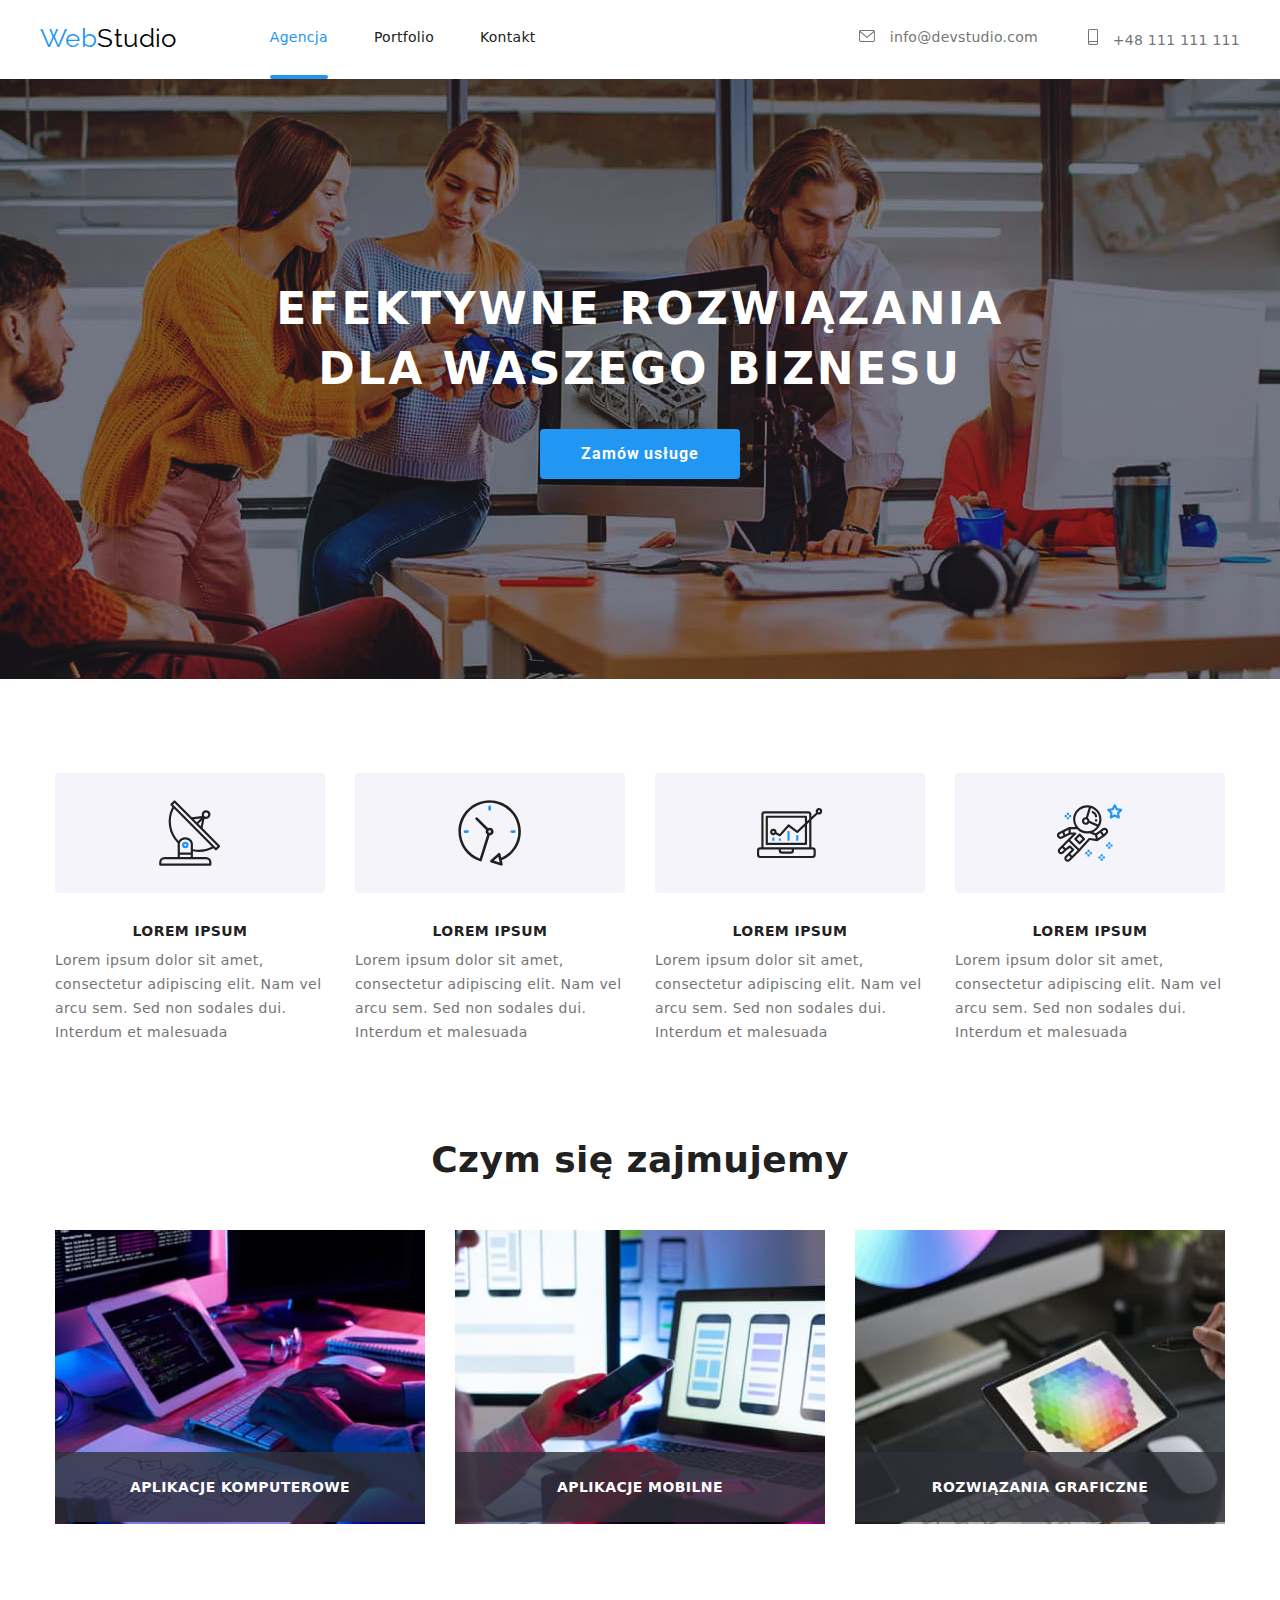
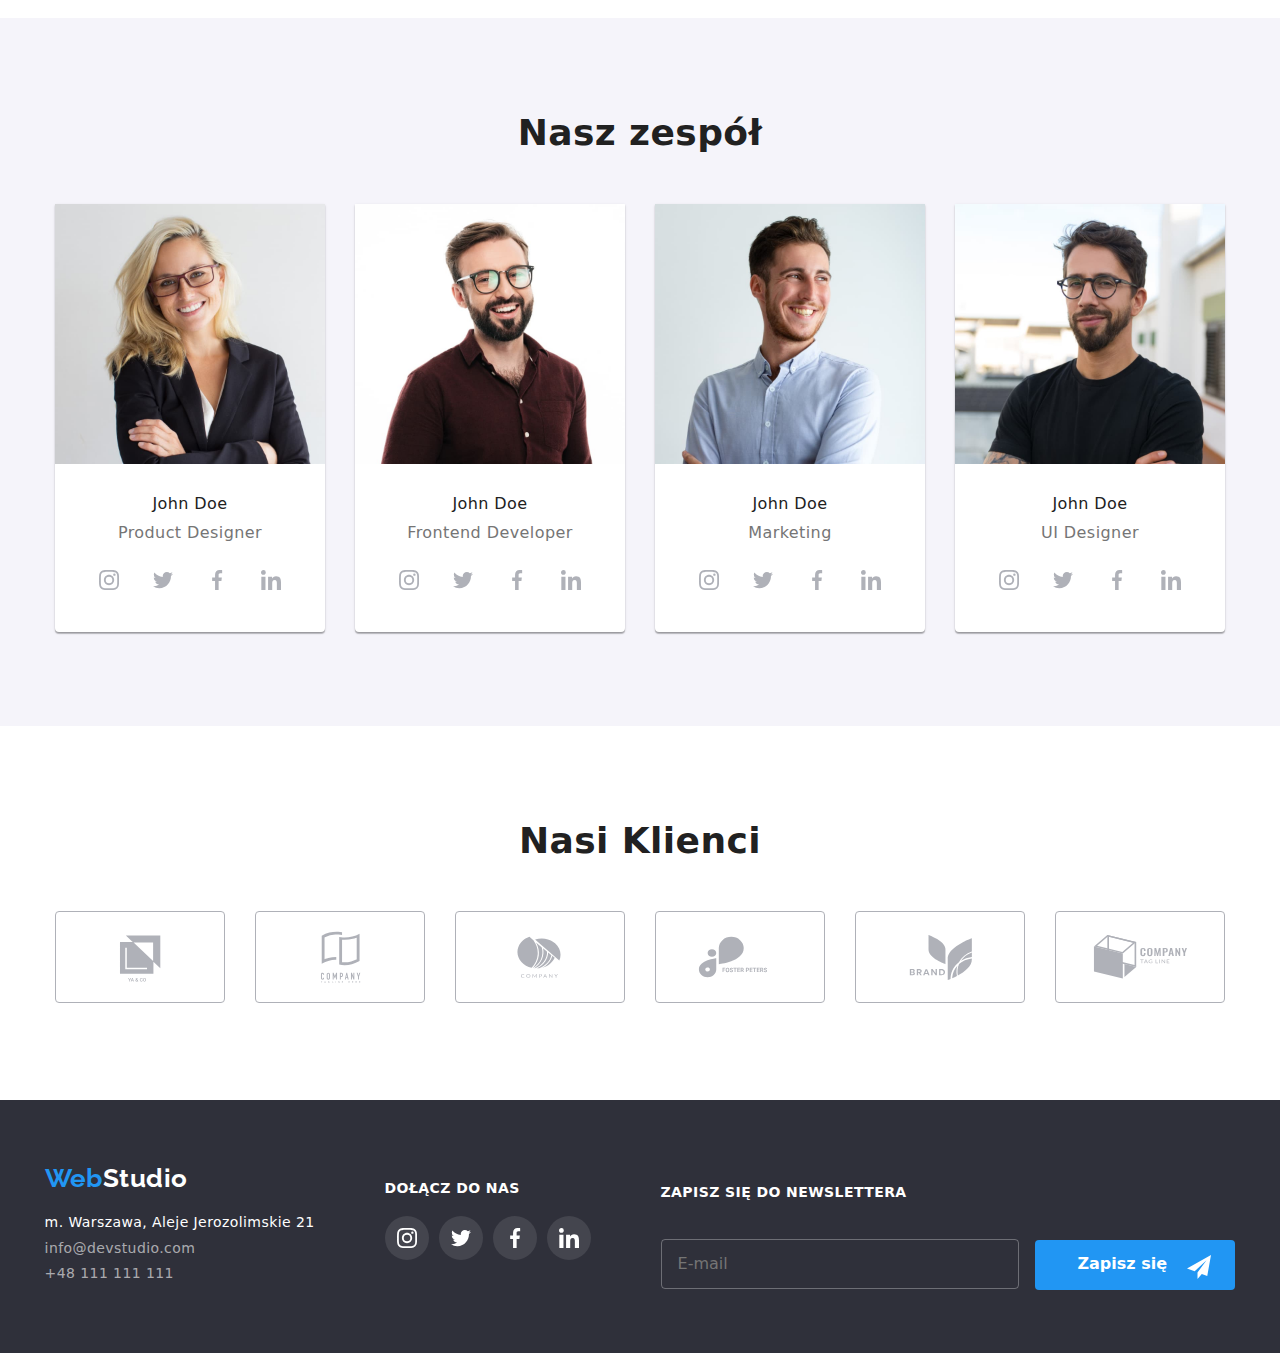
<file: index.html>
<!DOCTYPE html>
<html lang="pl-PL">
  <head>
    <meta charset="UTF-8" />
    <meta http-equiv="X-UA-Compatible" content="IE=edge" />
    <meta name="viewport" content="width=device-width, initial-scale=1.0" />
    <link href="./css/main.min.css" rel="stylesheet" />
    <link href="./css/modern-normalize.css" rel="stylesheet" />

    <link rel="preconnect" href="https://fonts.googleapis.com" />
    <link rel="preconnect" href="https://fonts.gstatic.com" crossorigin />
    <link
      href="https://fonts.googleapis.com/css2?family=Raleway:wght@700&family=Roboto:wght@400;500;700;900&display=swap"
      rel="stylesheet"
    />

    <title>WebStudio</title>
  </head>
  <body>
    <header class="header container">
      <a href="index.html" class="header__logo"
        ><span class="header__logo-color">Web</span>Studio</a
      >
      <nav class="header__nav-size">
        <ul class="header__nav">
          <li>
            <a href="index.html" class="header__nav-color header__active"
              >Agencja</a
            >
          </li>
          <li>
            <a href="portfolio.html" class="header__nav-color">Portfolio</a>
          </li>
          <li>
            <a href="contacts.html" class="header__nav-color">Kontakt</a>
          </li>
        </ul>
      </nav>
      <ul class="header__contacts">
        <li>
          <a href="emailto:info@devstudio.com" class="header__contacts-color">
            <svg class="icon-spacing" width="16" height="12">
              <use xlink:href="./images/icons.svg#email-logo"></use>
            </svg>
            info@devstudio.com
          </a>
        </li>
        <li>
          <a href="tel:+48111111111" class="header__contacts-color">
            <svg class="icon-spacing" width="10" height="16">
              <use xlink:href="./images/icons.svg#smartphone-logo"></use>
            </svg>
            +48 111 111 111</a
          >
        </li>
      </ul>
      <button 
      class="header__mobile js-open-menu"
      aria-expanded="false"
      aria-controls="mobile-menu">
        <svg class="header__mobile-menu">
          <use
            xlink:href="./images/icons.svg#mobile-menu"
            width="24"
            height="16 "
          ></use>
        </svg>
      </button> 
    </div>
    </header>
    <main>
      <section class="top-section">
        <div class="top-section__container container">
          <h1 class="top-section__header">
            EFEKTYWNE ROZWIĄZANIA<br />
            DLA WASZEGO BIZNESU
          </h1>
          <button type="button" class="top-section__button" data-modal-open>
            Zamów usługe
          </button>
        </div>
      </section>
      <section>
        <div class="container">
          <ul class="our-speciality">
            <li>
              <div class="our-speciality__icon">
                <svg width="65.32" height="70">
                  <use xlink:href="./images/icons.svg#antenna-logo"></use>
                </svg>
              </div>
              <h3 class="our-speciality__header">LOREM IPSUM</h3>
              <p class="our-speciality__text">
                Lorem ipsum dolor sit amet, consectetur
                adipiscing elit. Nam vel arcu sem. Sed
                non sodales dui. Interdum et malesuada
              </p>
            </li>
            <li>
              <div class="our-speciality__icon">
                <svg width="65.32" height="70">
                  <use xlink:href="./images/icons.svg#clock-logo"></use>
                </svg>
              </div>
              <h3 class="our-speciality__header">LOREM IPSUM</h3>
              <p class="our-speciality__text">
                Lorem ipsum dolor sit amet, consectetur
                adipiscing elit. Nam vel arcu sem. Sed
                non sodales dui. Interdum et malesuada
              </p>
            </li>
            <li>
              <div class="our-speciality__icon">
                <svg width="65.32" height="70">
                  <use xlink:href="./images/icons.svg#diagram-logo"></use>
                </svg>
              </div>
              <h3 class="our-speciality__header">LOREM IPSUM</h3>
              <p class="our-speciality__text">
                Lorem ipsum dolor sit amet, consectetur
                adipiscing elit. Nam vel arcu sem. Sed
                non sodales dui. Interdum et malesuada
              </p>
            </li>
            <li>
              <div class="our-speciality__icon">
                <svg width="65.32" height="70">
                  <use xlink:href="./images/icons.svg#astronaut-logo"></use>
                </svg>
              </div>
              <h3 class="our-speciality__header">LOREM IPSUM</h3>
              <p class="our-speciality__text">
                Lorem ipsum dolor sit amet, consectetur
                adipiscing elit. Nam vel arcu sem. Sed
                non sodales dui. Interdum et malesuada
              </p>
            </li>
          </ul>
        </div>
      </section>
      <section class="mobile-hidden">
        <div class="container block">
          <h2 class="block__header">Czym się zajmujemy</h2>
          <ul class="our-services">
            <li>
              <figure class="our-services-card-size">
                <img
                  src="./images/img-1.jpg"
                  width="370"
                  height="294"
                  alt="Aplikacje komputerowe"
                />
                <figcaption class="our-services__description">
                  Aplikacje komputerowe
                </figcaption>
              </figure>
            </li>
            <li>
              <figure class="our-services-card-size">
                <img
                  src="./images/img-2.jpg"
                  width="370"
                  height="294"
                  alt=""
                />
                <figcaption class="our-services__description">
                  Aplikacje mobilne
                </figcaption>
              </figure>
            </li>
            <li>
              <figure class="our-services-card-size">
                <img
                  src="./images/img-3.jpg"
                  width="370"
                  height="294"
                  alt="Rozwiązania graficzne"
                />
                <figcaption class="our-services__description">
                  Rozwiązania graficzne
                </figcaption>
              </figure>
            </li>
          </ul>
        </div>
      </section>
      <section class="block__background">
        <div class="container block">
          <h2 class="block__header">Nasz zespół</h2>
          <ul class="our-team">
            <li class="our-team__card">
              <img class="our-team__card-picutre"
                src="./images/team-img-1.jpg"
                alt="John Doe"
              />
              <h3 class="our-team__name">John Doe</h3>
              <p class="our-team__profession">Product Designer</p>
              <div class="our-team__icons">
                <svg class="our-team__icon">
                  <use
                    xlink:href="./images/icons.svg#instagram-logo"
                    width="20"
                    height="20"
                    x="12"
                    y="12"
                  ></use>
                </svg>
                <svg class="our-team__icon">
                  <use
                    xlink:href="./images/icons.svg#twitter-logo"
                    width="20"
                    height="20"
                    x="12"
                    y="12"
                  ></use>
                </svg>
                <svg class="our-team__icon">
                  <use
                    xlink:href="./images/icons.svg#facebook-logo"
                    width="20"
                    height="20"
                    x="12"
                    y="12"
                  ></use>
                </svg>
                <svg class="our-team__icon">
                  <use
                    xlink:href="./images/icons.svg#linkin-logo"
                    width="20"
                    height="20"
                    x="12"
                    y="12"
                  ></use>
                </svg>
              </div>
            </li>
            <li class="our-team__card">
              <img class="our-team__card-picutre"
                src="./images/team-img-2.jpg"
                alt="John Doe"
              />
              <h3 class="our-team__name">John Doe</h3>
              <p class="our-team__profession">Frontend Developer</p>
              <div class="our-team__icons">
                <svg class="our-team__icon">
                  <use
                    xlink:href="./images/icons.svg#instagram-logo"
                    width="20"
                    height="20"
                    x="12"
                    y="12"
                  ></use>
                </svg>
                <svg class="our-team__icon">
                  <use
                    xlink:href="./images/icons.svg#twitter-logo"
                    width="20"
                    height="20"
                    x="12"
                    y="12"
                  ></use>
                </svg>
                <svg class="our-team__icon">
                  <use
                    xlink:href="./images/icons.svg#facebook-logo"
                    width="20"
                    height="20"
                    x="12"
                    y="12"
                  ></use>
                </svg>
                <svg class="our-team__icon">
                  <use
                    xlink:href="./images/icons.svg#linkin-logo"
                    width="20"
                    height="20"
                    x="12"
                    y="12"
                  ></use>
                </svg>
              </div>
            </li>
            <li class="our-team__card">
              <img class="our-team__card-picutre"
                src="./images/team-img-3.jpg"
                alt="John Doe"
              />
              <h3 class="our-team__name">John Doe</h3>
              <p class="our-team__profession">Marketing</p>
              <div class="our-team__icons">
                <svg class="our-team__icon">
                  <use
                    xlink:href="./images/icons.svg#instagram-logo"
                    width="20"
                    height="20"
                    x="12"
                    y="12"
                  ></use>
                </svg>
                <svg class="our-team__icon">
                  <use
                    xlink:href="./images/icons.svg#twitter-logo"
                    width="20"
                    height="20"
                    x="12"
                    y="12"
                  ></use>
                </svg>
                <svg class="our-team__icon">
                  <use
                    xlink:href="./images/icons.svg#facebook-logo"
                    width="20"
                    height="20"
                    x="12"
                    y="12"
                  ></use>
                </svg>
                <svg class="our-team__icon">
                  <use
                    xlink:href="./images/icons.svg#linkin-logo"
                    width="20"
                    height="20"
                    x="12"
                    y="12"
                  ></use>
                </svg>
              </div>
            </li>
            <li class="our-team__card">
              <img class="our-team__card-picutre"
                src="./images/team-img-4.jpg"
                alt="John Doe"
              />
              <h3 class="our-team__name">John Doe</h3>
              <p class="our-team__profession">UI Designer</p>
              <div class="our-team__icons">
                <svg class="our-team__icon">
                  <use
                    xlink:href="./images/icons.svg#instagram-logo"
                    width="20"
                    height="20"
                    x="12"
                    y="12"
                  ></use>
                </svg>
                <svg class="our-team__icon">
                  <use
                    xlink:href="./images/icons.svg#twitter-logo"
                    width="20"
                    height="20"
                    x="12"
                    y="12"
                  ></use>
                </svg>
                <svg class="our-team__icon">
                  <use
                    xlink:href="./images/icons.svg#facebook-logo"
                    width="20"
                    height="20"
                    x="12"
                    y="12"
                  ></use>
                </svg>
                <svg class="our-team__icon">
                  <use
                    xlink:href="./images/icons.svg#linkin-logo"
                    width="20"
                    height="20"
                    x="12"
                    y="12"
                  ></use>
                </svg>
              </div>
            </li>
          </ul>
        </div>
      </section>
      <section>
        <div class="container block">
          <h2 class="block__header">Nasi Klienci</h2>
          <ul class="our-clients">
            <li>
              <a href="index.html">
                <svg class="our-clients__logo">
                  <use
                    xlink:href="./images/icons.svg#company-logo-1"
                    width="106"
                    height="60"
                    x="32"
                    y="16"
                  ></use>
                </svg>
              </a>
            </li>
            <li>
              <a href="index.html">
                <svg class="our-clients__logo">
                  <use
                    xlink:href="./images/icons.svg#company-logo-2"
                    width="106"
                    height="60"
                    x="32"
                    y="16"
                  ></use>
                </svg>
              </a>
            </li>
            <li>
              <a href="index.html">
                <svg class="our-clients__logo">
                  <use
                    xlink:href="./images/icons.svg#company-logo-3"
                    width="106"
                    height="60"
                    x="32"
                    y="16"
                  ></use>
                </svg>
              </a>
            </li>
            <li>
              <a href="index.html">
                <svg class="our-clients__logo">
                  <use
                    xlink:href="./images/icons.svg#company-logo-4"
                    width="106"
                    height="60"
                    x="32"
                    y="16"
                  ></use>
                </svg>
              </a>
            </li>
            <li>
              <a href="index.html">
                <svg class="our-clients__logo">
                  <use
                    xlink:href="./images/icons.svg#company-logo-5"
                    width="106"
                    height="60"
                    x="32"
                    y="16"
                  ></use>
                </svg>
              </a>
            </li>
            <li>
              <a href="index.html">
                <svg class="our-clients__logo">
                  <use
                    xlink:href="./images/icons.svg#company-logo-6"
                    width="106"
                    height="60"
                    x="32"
                    y="16"
                  ></use>
                </svg>
              </a>
            </li>
          </ul>
        </div>
      </section>
    </main>
    <footer>
      <div class="container footer">
        <div class="footer__container">
          <a href="index.html" class="footer__logo"
            ><span class="footer__logo-color">Web</span>Studio</a
          >
          <address class="footer__address">
            m. Warszawa, Aleje Jerozolimskie 21
          </address>
          <ul class="footer__links">
            <li>
              <a href="emailto:info@devstudio.com" class="footer__link"
                >info@devstudio.com</a
              >
            </li>
            <li>
              <a href="tel:+48111111111" class="footer__link"
                >+48 111 111 111</a
              >
            </li>
          </ul>
        </div>
        <div class="footer__container">
          <h4 class="footer__header">Dołącz do nas</h4>
          <ul class="footer__icons">
            <li>
              <a href="#">
                <svg class="footer__icon">
                  <use
                    xlink:href="./images/icons.svg#instagram-logo"
                    width="20"
                    height="20"
                    x="12"
                    y="12"
                  ></use>
                </svg>
              </a>
            </li>
            <li>
              <a href="#">
                <svg class="footer__icon">
                  <use
                    xlink:href="./images/icons.svg#twitter-logo"
                    width="20"
                    height="20"
                    x="12"
                    y="12"
                  ></use>
                </svg>
              </a>
            </li>
            <li>
              <a href="#">
                <svg class="footer__icon">
                  <use
                    xlink:href="./images/icons.svg#facebook-logo"
                    width="20"
                    height="20"
                    x="12"
                    y="12"
                  ></use>
                </svg>
              </a>
            </li>
            <li>
             <a href="#">
                <svg class="footer__icon">
                  <use
                    xlink:href="./images/icons.svg#linkin-logo"
                    width="20"
                    height="20"
                    x="12"
                    y="12"
                  ></use>
                </svg>
             </a>
            </li>
          </ul>
        </div>
        <div class="footer__container">
          <h4 class="footer__header">Zapisz się do newslettera</h4>
          <input type="text" class="footer__sign-up" placeholder="E-mail" />
          <button type="submit" class="footer__button">
            Zapisz się
            <svg class="footer__button-icon">
              <use
                xlink:href="./images/icons.svg#send"
                width="24"
                height="24"
                x="20"
                y="0"
              ></use>
            </svg>
          </button>
        </div>
      </div>
    </footer>
    <div class="backdrop is-hidden" data-modal>
      <div class="modal">
        <button type="button" class="modal__close-button" data-modal-close>
          <svg>
            <use
              xlink:href="./images/icons.svg#x"
              width="11"
              height="11"
              x="8"
              y="9"
            ></use>
          </svg>
        </button>
        <h6 class="modal__header">Zostaw swoje dane w formularzu poniżej</h6>

        <label for="full-name" class="modal__hover">
          Imie
          <svg class="modal__icon modal__icon-position1">
            <use
              xlink:href="./images/icons.svg#person-logo"
              width="12"
              height="12"
            ></use>
          </svg>
          <input
            type="text"
            name="user-name"
            class="modal__input"
            id="full-name"
        /></label>

        <label for="phone-number" class="modal__hover">
          Telefon
          <svg class="modal__icon modal__icon-position2">
            <use
              xlink:href="./images/icons.svg#phone-logo"
              width="13"
              height="13"
            ></use>
          </svg>
          <input
            type="tel"
            name="phone-number"
            class="modal__input"
            id="phone-number"
        /></label>

        <label for="email" class="modal__hover">
          Email
          <svg class="modal__icon modal__icon-position3">
            <use
              xlink:href="./images/icons.svg#email2-logo"
              width="15"
              height="12"
            ></use>
          </svg>
          <input type="email" name="email" class="modal__input" id="email"
        /></label>

        <label class="modal__hover">
          Komentarz
          <textarea
            name="comment"
            placeholder="Wprowadź tekst"
            class="modal__input modal__comment"
          ></textarea>
        </label>

        <label class="moda__terms-and-conditions">
          <input type="checkbox" /> Oświadczam iż akceptuję
          <a href="#" class="modal__links">Regulamin</a> i
          <a href="#" class="modal__links">Politykę Prywatności.</a>
        </label>

        <label>
          <button type="submit" class="modal__button">Wyślij</button>
        </label>
      </div>
    </div>
    <div class="mobile js-menu-container" id="mobile-menu">
      <button class="menu-toggle js-close-menu">
        <svg class="mobile__exit">
          <use
            xlink:href="./images/icons.svg#x"
            width="18.67"
            height="18.67"
            >
          </use>
        </svg>
      </button>

      <ul class="mobile__menu">
        <li><a href="./index.html" class="mobile__menu-link">Agencja</a></li>
        <li><a href="./portfolio.html" class="mobile__menu-link">Portfolio</a></li>
        <li><a href="./contacts.html" class="mobile__menu-link">Kontakty</a></li>
      </ul>
      <div class="mobile__links">
        <ul class="mobile__contacts">
          <li><a href="tel:+48111111111" class="mobile__contacts-phone">+48 111 111 111</a></li>
          <li><a href="mailto:info@devstudio.com" class="mobile__contacts-email">info@devstudio.com</a></li>
        </ul>
        <ul class="mobile__socials">
          <li><a href="https://instagram.com" class="mobile__socials-link">Instagram</a></li>
          <li class="mobile__socials-link">|</li>
          <li><a href="https://twitter.com" class="mobile__socials-link">Twitter</a></li>
          <li class="mobile__socials-link">|</li>
          <li><a href="https://facebook.com" class="mobile__socials-link">Facebook</a></li>
          <li class="mobile__socials-link">|</li>
          <li><a href="https://linkedin.com" class="mobile__socials-link">LinkedIn</a></li>
        </ul> 
      </div>
    </div>
    <script src="./js/modal.js"></script>
    <script defer src="js/mobile-menu.js"></script>
  </body>
</html>
</file>
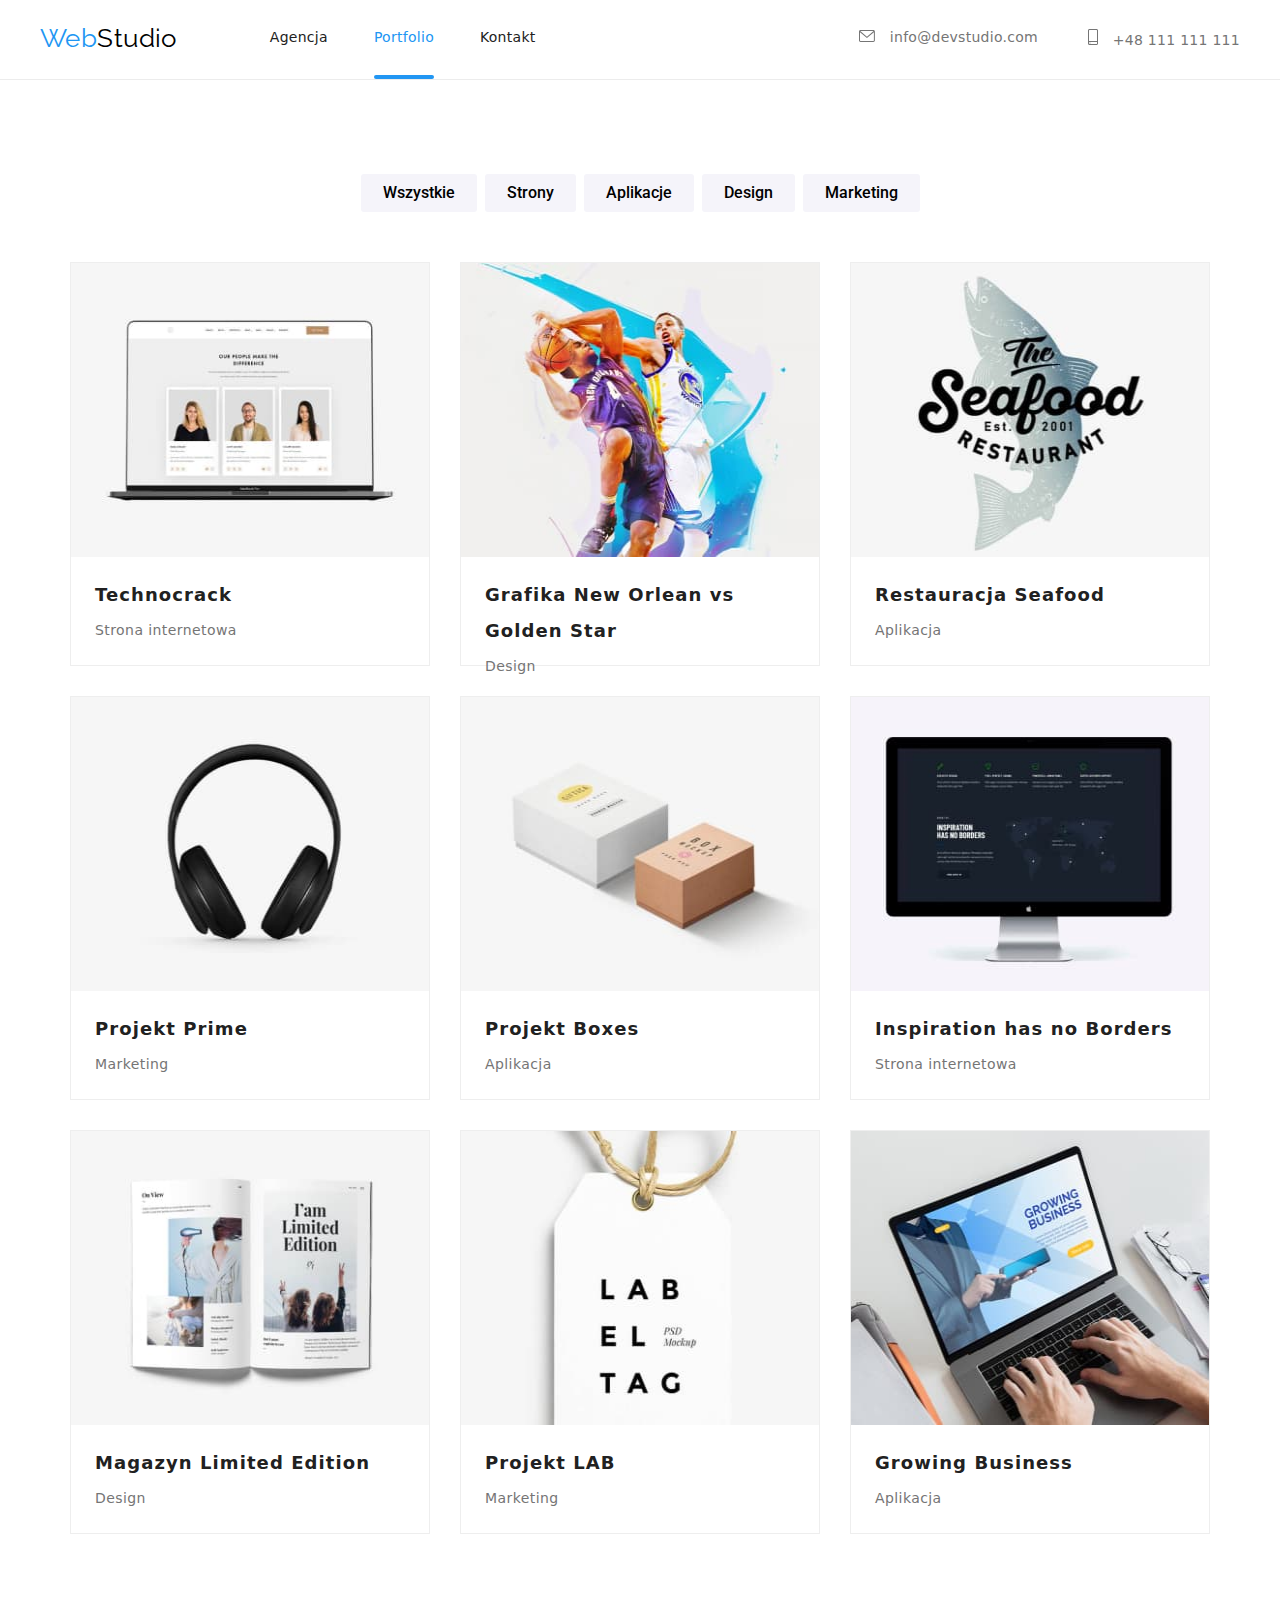
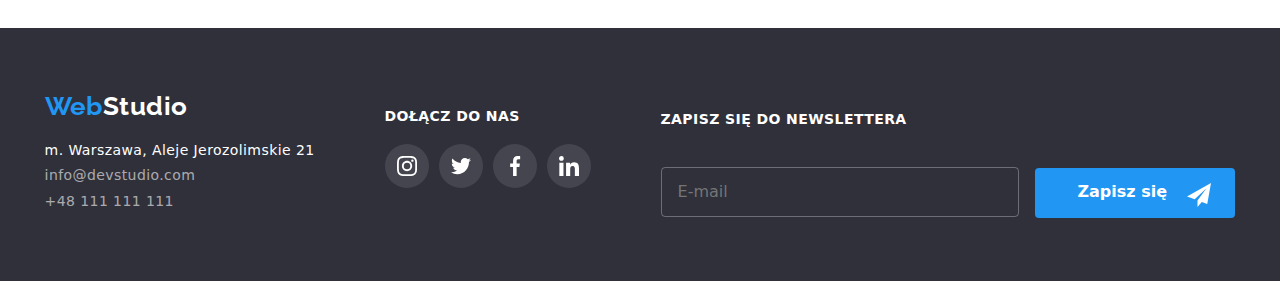
<file: portfolio.html>
<!DOCTYPE html>
<html lang="pl-PL">
  <head>
    <meta charset="UTF-8" />
    <meta http-equiv="X-UA-Compatible" content="IE=edge" />
    <meta name="viewport" content="width=device-width, initial-scale=1.0" />
    <link href="./css/main.min.css" rel="stylesheet" />
    <link href="./css/modern-normalize.css" rel="stylesheet" />

    <link rel="preconnect" href="https://fonts.googleapis.com" />
    <link rel="preconnect" href="https://fonts.gstatic.com" crossorigin />
    <link
      href="https://fonts.googleapis.com/css2?family=Raleway:wght@700&family=Roboto:wght@400;500;700;900&display=swap"
      rel="stylesheet"
    />

    <title>WebStudio</title>
  </head>
  <body>
      <header class="header container">
        <a href="index.html" class="header__logo"
          ><span class="header__logo-color">Web</span>Studio</a
        >
        <nav class="header__nav-size">
          <ul class="header__nav">
            <li>
              <a href="index.html" class="header__nav-color"
                >Agencja</a
              >
            </li>
            <li>
              <a href="portfolio.html" class="header__nav-color header__active">Portfolio</a>
            </li>
            <li>
              <a href="contacts.html" class="header__nav-color">Kontakt</a>
            </li>
          </ul>
        </nav>
        <ul class="header__contacts">
          <li>
            <a href="emailto:info@devstudio.com" class="header__contacts-color">
              <svg class="icon-spacing" width="16" height="12">
                <use xlink:href="./images/icons.svg#email-logo"></use>
              </svg>
              info@devstudio.com
            </a>
          </li>
          <li>
            <a href="tel:+48111111111" class="header__contacts-color">
              <svg class="icon-spacing" width="10" height="16">
                <use xlink:href="./images/icons.svg#smartphone-logo"></use>
              </svg>
              +48 111 111 111</a
            >
          </li>
        </ul>
        <button 
        class="header__mobile js-open-menu"
        aria-expanded="false"
        aria-controls="mobile-menu">
          <svg class="header__mobile-menu">
            <use
              xlink:href="./images/icons.svg#mobile-menu"
              width="24"
              height="16 "
            ></use>
          </svg>
        </button>
      </div>
      </header>
      <div class="header-line-border"></div>
      <main>
        <ul class="filters">
          <li>
            <button type="button" class="filters__button">Wszystkie</button>
          </li>
          <li>
            <button type="button" class="filters__button">Strony</button>
          </li>
          <li>
            <button type="button" class="filters__button">Aplikacje</button>
          </li>
          <li>
            <button type="button" class="filters__button">Design</button>
          </li>
          <li>
            <button type="button" class="filters__button">Marketing</button>
          </li>
        </ul>
        <div class="container">
          <ul class="products">
            <li class="products__card">
              <div class="description-hidden">
                <div class="description-slidein">
                  <p>
                    Technocrack jest popularną<br />
                    platformą wykorzystywaną do<br />
                    rozpowszechniania koronawirusa.<br />
                    Firmy wykorzystują tę platformę do<br />
                    celów szpiegowskich i ataków na<br />
                    niezabezpieczone serwery <br />konkurencji.
                  </p>
                </div>
              </div>
              <img class="products__picture"
                src="./images/portfolio-img-1.jpg"
                alt="Technocrack"
              />
              <h4 class="products__header">Technocrack</h4>
              <p class="products__type">Strona internetowa</p>
            </li>
            <li class="products__card">
              <div class="description-hidden">
                <div class="description-slidein">
                  <p>
                    Technocrack jest popularną<br />
                    platformą wykorzystywaną do<br />
                    rozpowszechniania koronawirusa.<br />
                    Firmy wykorzystują tę platformę do<br />
                    celów szpiegowskich i ataków na<br />
                    niezabezpieczone serwery <br />konkurencji.
                  </p>
                </div>
              </div>
              <img class="products__picture"
                src="./images/portfolio-img-2.jpg"
                alt="Grafika New Orlean vs Golden Star"
              />
              <h4 class="products__header">
                Grafika New Orlean vs Golden Star
              </h4>
              <p class="products__type">Design</p>
            </li>
            <li class="products__card">
              <div class="description-hidden">
                <div class="description-slidein">
                  <p>
                    Technocrack jest popularną<br />
                    platformą wykorzystywaną do<br />
                    rozpowszechniania koronawirusa.<br />
                    Firmy wykorzystują tę platformę do<br />
                    celów szpiegowskich i ataków na<br />
                    niezabezpieczone serwery <br />konkurencji.
                  </p>
                </div>
              </div>
              <img class="products__picture"
                src="./images/portfolio-img-3.jpg"
                alt="Restauracja Seafood<"
              />
              <h4 class="products__header">Restauracja Seafood</h4>
              <p class="products__type">Aplikacja</p>
            </li>
            <li class="products__card">
              <div class="description-hidden">
                <div class="description-slidein">
                  <p>
                    Technocrack jest popularną<br />
                    platformą wykorzystywaną do<br />
                    rozpowszechniania koronawirusa.<br />
                    Firmy wykorzystują tę platformę do<br />
                    celów szpiegowskich i ataków na<br />
                    niezabezpieczone serwery <br />konkurencji.
                  </p>
                </div>
              </div>
              <img class="products__picture"
                src="./images/portfolio-img-4.jpg"
                alt="Projekt Prime"
              />
              <h4 class="products__header">Projekt Prime</h4>
              <p class="products__type">Marketing</p>
            </li>
            <li class="products__card">
              <div class="description-hidden">
                <div class="description-slidein">
                  <p>
                    Technocrack jest popularną<br />
                    platformą wykorzystywaną do<br />
                    rozpowszechniania koronawirusa.<br />
                    Firmy wykorzystują tę platformę do<br />
                    celów szpiegowskich i ataków na<br />
                    niezabezpieczone serwery <br />konkurencji.
                  </p>
                </div>
              </div>
              <img class="products__picture"
                src="./images/portfolio-img-5.jpg"
                alt="Projekt Boxes"
              />
              <h4 class="products__header">Projekt Boxes</h4>
              <p class="products__type">Aplikacja</p>
            </li>
            <li class="products__card">
              <div class="description-hidden">
                <div class="description-slidein">
                  <p>
                    Technocrack jest popularną<br />
                    platformą wykorzystywaną do<br />
                    rozpowszechniania koronawirusa.<br />
                    Firmy wykorzystują tę platformę do<br />
                    celów szpiegowskich i ataków na<br />
                    niezabezpieczone serwery <br />konkurencji.
                  </p>
                </div>
              </div>
              <img class="products__picture"
                src="./images/portfolio-img-6.jpg"
                alt="Inspiration has no Borders"
              />
              <h4 class="products__header">Inspiration has no Borders</h4>
              <p class="products__type">Strona internetowa</p>
            </li>
            <li class="products__card">
              <div class="description-hidden">
                <div class="description-slidein">
                  <p>
                    Technocrack jest popularną<br />
                    platformą wykorzystywaną do<br />
                    rozpowszechniania koronawirusa.<br />
                    Firmy wykorzystują tę platformę do<br />
                    celów szpiegowskich i ataków na<br />
                    niezabezpieczone serwery <br />konkurencji.
                  </p>
                </div>
              </div>
              <img class="products__picture"
                src="./images/portfolio-img-7.jpg"
                alt="Magazyn Limited Edition"
              />
              <h4 class="products__header">Magazyn Limited Edition</h4>
              <p class="products__type">Design</p>
            </li>
            <li class="products__card">
              <div class="description-hidden">
                <div class="description-slidein">
                  <p>
                    Technocrack jest popularną<br />
                    platformą wykorzystywaną do<br />
                    rozpowszechniania koronawirusa.<br />
                    Firmy wykorzystują tę platformę do<br />
                    celów szpiegowskich i ataków na<br />
                    niezabezpieczone serwery <br />konkurencji.
                  </p>
                </div>
              </div>
              <img class="products__picture"
                src="./images/portfolio-img-8.jpg"
                alt="Projekt LAB<"
              />
              <h4 class="products__header">Projekt LAB</h4>
              <p class="products__type">Marketing</p>
            </li>
            <li class="products__card">
              <div class="description-hidden">
                <div class="description-slidein">
                  <p>
                    Technocrack jest popularną<br />
                    platformą wykorzystywaną do<br />
                    rozpowszechniania koronawirusa.<br />
                    Firmy wykorzystują tę platformę do<br />
                    celów szpiegowskich i ataków na<br />
                    niezabezpieczone serwery <br />konkurencji.
                  </p>
                </div>
              </div>
              <img class="products__picture"
                src="./images/portfolio-img-9.jpg"
                alt="Growing Business"
              />
              <h4 class="products__header">Growing Business</h4>
              <p class="products__type">Aplikacja</p>
            </li>
          </ul>
        </div>
      </main>
      <footer>
        <div class="container footer">
          <div class="footer__container">
            <a href="index.html" class="footer__logo"
              ><span class="footer__logo-color">Web</span>Studio</a
            >
            <address class="footer__address">
              m. Warszawa, Aleje Jerozolimskie 21
            </address>
            <ul class="footer__links">
              <li>
                <a href="emailto:info@devstudio.com" class="footer__link"
                  >info@devstudio.com</a
                >
              </li>
              <li>
                <a href="tel:+48111111111" class="footer__link"
                  >+48 111 111 111</a
                >
              </li>
            </ul>
          </div>
          <div class="footer__container">
            <h4 class="footer__header">Dołącz do nas</h4>
            <ul class="footer__icons">
              <li>
                <a href="#">
                  <svg class="footer__icon">
                    <use
                      xlink:href="./images/icons.svg#instagram-logo"
                      width="20"
                      height="20"
                      x="12"
                      y="12"
                    ></use>
                  </svg>
                </a>
              </li>
              <li>
                <a href="#">
                  <svg class="footer__icon">
                    <use
                      xlink:href="./images/icons.svg#twitter-logo"
                      width="20"
                      height="20"
                      x="12"
                      y="12"
                    ></use>
                  </svg>
                </a>
              </li>
              <li>
                <a href="#">
                  <svg class="footer__icon">
                    <use
                      xlink:href="./images/icons.svg#facebook-logo"
                      width="20"
                      height="20"
                      x="12"
                      y="12"
                    ></use>
                  </svg>
                </a>
              </li>
              <li>
               <a href="#">
                  <svg class="footer__icon">
                    <use
                      xlink:href="./images/icons.svg#linkin-logo"
                      width="20"
                      height="20"
                      x="12"
                      y="12"
                    ></use>
                  </svg>
               </a>
              </li>
            </ul>
          </div>
          <div class="footer__container">
            <h4 class="footer__header">Zapisz się do newslettera</h4>
            <input type="text" class="footer__sign-up" placeholder="E-mail" />
            <button type="submit" class="footer__button">
              Zapisz się
              <svg class="footer__button-icon">
                <use
                  xlink:href="./images/icons.svg#send"
                  width="24"
                  height="24"
                  x="20"
                  y="0"
                ></use>
              </svg>
            </button>
          </div>
        </div>
      </footer>
      <div class="mobile js-menu-container" id="mobile-menu">
        <button class="menu-toggle js-close-menu">
          <svg class="mobile__exit">
            <use
              xlink:href="./images/icons.svg#x"
              width="18.67"
              height="18.67"
              >
            </use>
          </svg>
        </button>
  
        <ul class="mobile__menu">
          <li><a href="./index.html" class="mobile__menu-link">Agencja</a></li>
          <li><a href="./portfolio.html" class="mobile__menu-link">Portfolio</a></li>
          <li><a href="./contacts.html" class="mobile__menu-link">Kontakty</a></li>
        </ul>
        <div class="mobile__links">
          <ul class="mobile__contacts">
            <li><a href="tel:+48111111111" class="mobile__contacts-phone">+48 111 111 111</a></li>
            <li><a href="mailto:info@devstudio.com" class="mobile__contacts-email">info@devstudio.com</a></li>
          </ul>
          <ul class="mobile__socials">
            <li><a href="https://instagram.com" class="mobile__socials-link">Instagram</a></li>
            <li class="mobile__socials-link">|</li>
            <li><a href="https://twitter.com" class="mobile__socials-link">Twitter</a></li>
            <li class="mobile__socials-link">|</li>
            <li><a href="https://facebook.com" class="mobile__socials-link">Facebook</a></li>
            <li class="mobile__socials-link">|</li>
            <li><a href="https://linkedin.com" class="mobile__socials-link">LinkedIn</a></li>
          </ul> 
        </div>
      </div>
      <script defer src="js/mobile-menu.js"></script>

  </body>
</html>
</file>
<file: css/main.min.css>
*{margin:0;padding:0;list-style:none;text-decoration:none;box-sizing:border-box}img{display:block;max-width:100%;height:auto}.header{display:flex;align-items:center;justify-content:space-between;padding:16px 23px 16px 15px}.header__logo{font-family:"Raleway",sans-serif;font-size:26px;color:#000}.header__logo-color{color:#2196f3}.header__nav{display:none}.header__contacts{display:none}.header__mobile{display:flex;align-items:center;justify-content:center;background-color:#fff;border:none}.header__mobile-menu{width:24px;height:16px}.header__mobile:hover,.header__mobile:focus{fill:#2196f3}@media(min-width: 768px){.header{width:100%;display:flex;flex-direction:row;padding:26px 15px;align-items:center;justify-content:space-between;margin:0}.header__mobile{display:none}.header__nav{display:flex;flex-direction:row;justify-content:space-between;font-weight:500;letter-spacing:.02em;line-height:1.2;width:80%}.header__nav-color{color:#212121;transition:250ms cubic-bezier(0.4, 0, 0.2, 1)}.header__nav-color:hover,.header__nav-color :focus{color:#2196f3}.header__nav-size{width:40%}.header__active::after{content:"";display:block;width:100%;height:4px;bottom:0;left:0;background-color:#2196f3;transform:translateY(40px);border-radius:2px}.header__active{color:#2196f3}.header__contacts{display:flex;flex-direction:column;font-weight:500;letter-spacing:.02em;line-height:1.2;gap:10px}.header__contacts-color{color:#757575;fill:#757575;transition:250ms cubic-bezier(0.4, 0, 0.2, 1)}.header__contacts-color:hover{color:#2196f3;fill:#2196f3}.header__contacts svg{margin:0 10px 0 0}}@media(min-width: 1200px){.header{display:flex;flex-direction:row;gap:93px;padding:24px 0 25px 0;align-items:center;justify-content:center}.header__mobile{display:none}.header__nav{display:flex;flex-direction:row;font-weight:500;letter-spacing:.02em;line-height:1.2;gap:46px;margin:0;width:254px}.header__nav-color{color:#212121;transition:250ms cubic-bezier(0.4, 0, 0.2, 1)}.header__nav-color:hover,.header__nav-color :focus{color:#2196f3}.header__active::after{content:"";display:block;width:100%;height:4px;bottom:0;left:0;background-color:#2196f3;transform:translateY(30px);border-radius:2px}.header__active{color:#2196f3}.header__contacts{display:flex;flex-direction:row;font-weight:500;letter-spacing:.02em;line-height:1.2;gap:50px;margin-left:auto}}.block{display:flex;justify-content:center;align-items:center;flex-direction:column;padding:60px 0;gap:50px}.block__header{font-size:36px;color:#212121}.block__background{background-color:#f5f4fa}.top-section{background-image:url(../images/background.jpg);background-color:rgba(47,48,58,.4);background-blend-mode:difference;background-position:center;background-repeat:no-repeat;width:100%;background-size:cover}.top-section__container{display:flex;justify-content:center;align-items:center;flex-direction:column;padding:118px 0;gap:30px}.top-section__header{font-size:26px;color:#fff;letter-spacing:.06em;font-weight:900;text-align:center;line-height:1.364}.top-section__button{background-color:#2196f3;border-radius:4px;color:#fff;width:200px;height:50px;cursor:pointer;border:none;font-family:"Roboto",sans-serif;font-size:16px;font-weight:700;letter-spacing:.06em}.our-speciality{display:flex;justify-content:center;align-items:center;flex-direction:column;gap:30px;padding:60px 15px 60px 15px;justify-content:center;width:100%}.our-speciality>li{width:100%}.our-speciality__icon{display:flex;justify-content:center;align-items:center;flex-direction:row;border-radius:4px;margin-bottom:30px;height:120px;width:100%;background-color:#f5f4fa}.our-speciality__header{font-weight:700;color:#212121;font-size:14px;margin:0 0 10px 0;width:100%;text-align:center}.our-speciality__text{line-height:1.71}.mobile-hidden{display:none}.our-team{display:flex;justify-content:center;align-items:center;flex-direction:column;gap:30px;padding:0 15px}.our-team__card{display:flex;justify-content:center;align-items:center;flex-direction:column;text-align:center;background-color:#fff;box-shadow:0px 1px 3px rgba(0,0,0,.12),0px 1px 1px rgba(0,0,0,.14),0px 2px 1px rgba(0,0,0,.2);border-radius:0px 0px 4px 4px}.our-team__name{margin:30px 0 10px 0;line-height:1.1875;font-size:16px;font-weight:500;color:#212121}.our-team__profession{line-height:1.1875;font-size:16px;margin:0 0 16px 0}.our-team__icons{display:flex;gap:10px;margin-bottom:30px}.our-team__icon{width:44px;height:44px;background-color:#fff;border-radius:50%;fill:#afb1b8;transition:250ms cubic-bezier(0.4, 0, 0.2, 1)}.our-team__icon:hover,.our-team__icon :focus{background-color:#2196f3;fill:#fff;cursor:pointer}.our-clients{display:flex;justify-content:center;align-items:center;flex-direction:row;flex-wrap:wrap;gap:30px}.our-clients__logo{border-radius:4px;border:#afb1b8 solid 1px;width:210px;height:92px;fill:#afb1b8;transition:250ms cubic-bezier(0.4, 0, 0.2, 1)}.our-clients__logo:hover,.our-clients__logo :focus{fill:#2196f3;border:#2196f3 solid 1px}@media(min-width: 768px){.block{display:flex;justify-content:center;align-items:center;flex-direction:column;padding:94px 0;gap:50px}.block__header{font-size:36px;color:#212121}.block__background{background-color:#f5f4fa}.top-section{background-image:url(../images/background.jpg);background-color:rgba(47,48,58,.4);background-blend-mode:difference;background-position:center;background-repeat:no-repeat;width:100%;background-size:cover}.top-section__container{display:flex;justify-content:center;align-items:center;flex-direction:column;padding:200px 0;gap:30px;width:100%}.top-section__header{font-size:44px;color:#fff;letter-spacing:.06em;font-weight:900;text-align:center;line-height:1.364}.top-section__button{background-color:#2196f3;border-radius:4px;color:#fff;width:200px;height:50px;cursor:pointer;border:none;font-family:"Roboto",sans-serif;font-size:16px;font-weight:700;letter-spacing:.06em}.our-speciality{display:flex;justify-content:center;align-items:center;flex-direction:row;gap:30px;padding:94px 0 0 0;justify-content:center;flex-wrap:wrap}.our-speciality__icon{display:flex;justify-content:center;align-items:center;flex-direction:row;border-radius:4px;margin-bottom:30px;height:120px;width:354px;background-color:#f5f4fa}.our-speciality>li{flex-basis:calc((100% - 120px)/4)}.our-speciality__header{font-weight:700;color:#212121;font-size:14px;margin:0 0 10px 0}.our-speciality__text{line-height:1.71}.our-services{display:flex;justify-content:center;align-items:center;flex-direction:row;gap:30px}.our-services__description{color:#fff;font-weight:700;background-color:rgba(47,48,58,.8);height:70px;text-align:center;position:relative;text-transform:uppercase;padding:27px 0;top:-72px}.our-services-card-size{height:294px;width:370px}.our-team{display:flex;justify-content:center;align-items:center;flex-direction:row;gap:30px;flex-wrap:wrap}.our-team__card{display:flex;justify-content:center;align-items:center;flex-direction:column;text-align:center;background-color:#fff;box-shadow:0px 1px 3px rgba(0,0,0,.12),0px 1px 1px rgba(0,0,0,.14),0px 2px 1px rgba(0,0,0,.2);border-radius:0px 0px 4px 4px;width:354px}.our-team__card-picture{max-width:960px;min-width:320px}.our-team__name{margin:30px 0 10px 0;line-height:1.1875;font-size:16px;font-weight:500;color:#212121}.our-team__profession{line-height:1.1875;font-size:16px;margin:0 0 16px 0}.our-team__icons{display:flex;gap:10px;margin-bottom:30px}.our-team__icon{width:44px;height:44px;background-color:#fff;border-radius:50%;fill:#afb1b8;transition:250ms cubic-bezier(0.4, 0, 0.2, 1)}.our-team__icon:hover,.our-team__icon :focus{background-color:#2196f3;fill:#fff;cursor:pointer}.our-clients{display:flex;justify-content:center;align-items:center;flex-direction:row;gap:30px}.our-clients__logo{border-radius:4px;border:#afb1b8 solid 1px;width:226px;height:92px;fill:#afb1b8;transition:250ms cubic-bezier(0.4, 0, 0.2, 1)}.our-clients__logo:hover,.our-clients__logo :focus{fill:#2196f3;border:#2196f3 solid 1px}}@media(min-width: 1200px){.block{display:flex;justify-content:center;align-items:center;flex-direction:column;padding:94px 0;gap:50px}.block__header{font-size:36px;color:#212121}.block__background{background-color:#f5f4fa}.mobile-hidden{display:flex}.top-section{background-image:url(../images/background.jpg);background-color:rgba(47,48,58,.4);background-blend-mode:difference;background-position:center;background-repeat:no-repeat;background-size:auto;width:100%}.top-section__container{display:flex;justify-content:center;align-items:center;flex-direction:column;padding:200px 0;gap:30px}.top-section__header{font-size:44px;color:#fff;letter-spacing:.06em;font-weight:900;text-align:center;line-height:1.364}.top-section__button{background-color:#2196f3;border-radius:4px;color:#fff;width:200px;height:50px;cursor:pointer;border:none;font-family:"Roboto",sans-serif;font-size:16px;font-weight:700;letter-spacing:.06em}.our-speciality{display:flex;justify-content:center;align-items:center;flex-direction:row;gap:30px;padding:94px 0 0 0;justify-content:center}.our-speciality__icon{display:flex;justify-content:center;align-items:center;flex-direction:row;border-radius:4px;margin-bottom:30px;height:120px;width:270px;background-color:#f5f4fa}.our-speciality>li{flex-basis:calc((100% - 120px)/4)}.our-speciality__header{font-weight:700;color:#212121;font-size:14px;margin:0 0 10px 0}.our-speciality__text{line-height:1.71}.our-services{display:flex;justify-content:center;align-items:center;flex-direction:row;gap:30px}.our-services__description{color:#fff;font-weight:700;background-color:rgba(47,48,58,.8);height:70px;text-align:center;position:relative;text-transform:uppercase;padding:27px 0;top:-72px}.our-services-card-size{height:294px;width:370px}.our-team{display:flex;justify-content:center;align-items:center;flex-direction:row;gap:30px}.our-team__card{display:flex;justify-content:center;align-items:center;flex-direction:column;text-align:center;background-color:#fff;box-shadow:0px 1px 3px rgba(0,0,0,.12),0px 1px 1px rgba(0,0,0,.14),0px 2px 1px rgba(0,0,0,.2);border-radius:0px 0px 4px 4px;width:270px}.our-team__card-picture{max-width:960px;min-width:320px}.our-team__name{margin:30px 0 10px 0;line-height:1.1875;font-size:16px;font-weight:500;color:#212121}.our-team__profession{line-height:1.1875;font-size:16px;margin:0 0 16px 0}.our-team__icons{display:flex;gap:10px;margin-bottom:30px}.our-team__icon{width:44px;height:44px;background-color:#fff;border-radius:50%;fill:#afb1b8;transition:250ms cubic-bezier(0.4, 0, 0.2, 1)}.our-team__icon:hover,.our-team__icon :focus{background-color:#2196f3;fill:#fff;cursor:pointer}.our-clients{display:flex;justify-content:center;align-items:center;flex-direction:row;gap:30px}.our-clients__logo{border-radius:4px;border:#afb1b8 solid 1px;width:170px;height:92px;fill:#afb1b8;transition:250ms cubic-bezier(0.4, 0, 0.2, 1)}.our-clients__logo:hover,.our-clients__logo :focus{fill:#2196f3;border:#2196f3 solid 1px}}footer{background-color:#2f303a;width:100%}.footer{display:flex;justify-content:center;align-items:center;flex-direction:column;gap:60px;padding:60px 0}.footer__container{flex-direction:column;align-items:center;justify-content:center;text-align:center}.footer__logo{font-family:"Raleway",sans-serif;font-size:26px;font-weight:700;color:#fff;line-height:1.193}.footer__logo-color{color:#2196f3}.footer__address{font-style:normal;color:#fff;margin:20px 0 0 0;text-align:center}.footer__links{text-align:center;display:flex;flex-direction:column;gap:9px;margin:9px 0}.footer__link{color:rgba(255,255,255,.6);transition:250ms cubic-bezier(0.4, 0, 0.2, 1)}.footer__link:hover{color:#2196f3}.footer__header{font-weight:700;font-size:14px;color:#fff;text-transform:uppercase;margin:0 0 20px 0px}.footer__icons{display:flex;gap:10px}.footer__icon{width:44px;height:44px;background-color:rgba(255,255,255,.1019607843);border-radius:50%;fill:#fff;transition:250ms cubic-bezier(0.4, 0, 0.2, 1)}.footer__icon:hover,.footer__icon :focus{background-color:#2196f3;fill:#fff;cursor:pointer}.footer__sign-up{background-color:rgba(0,0,0,0);border:solid rgba(255,255,255,.3) 1px;border-radius:4px;width:100%;height:50px;color:rgba(255,255,255,.6);padding:16px;font-size:16px}.footer__button{margin:0;background-color:#2196f3;color:#fff;width:200px;height:50px;align-items:center;font-size:16px;font-weight:700;border-radius:4px;border-style:none;margin-left:12px;text-align:left;padding-left:42px;cursor:pointer}.footer__button-icon{fill:#fff;position:absolute;width:50px;height:24px}@media(min-width: 768px){.footer{display:flex;justify-content:center;align-items:center;flex-direction:row;flex-wrap:wrap;gap:60px;padding:60px 0}.footer__container{flex-direction:column;align-items:center;justify-content:center;text-align:center}.footer__logo{font-family:"Raleway",sans-serif;font-size:26px;font-weight:700;color:#fff;line-height:1.193}.footer__logo-color{color:#2196f3}.footer__address{font-style:normal;color:#fff;margin:20px 0 0 0;text-align:center}.footer__links{text-align:center;display:flex;flex-direction:column;gap:9px;margin:9px 0}.footer__link{color:rgba(255,255,255,.6);transition:250ms cubic-bezier(0.4, 0, 0.2, 1)}.footer__link:hover{color:#2196f3}.footer__header{font-weight:700;font-size:14px;color:#fff;text-transform:uppercase;margin:0 0 20px 0px}.footer__icons{display:flex;gap:10px}.footer__icon{width:44px;height:44px;background-color:rgba(255,255,255,.1019607843);border-radius:50%;fill:#fff;transition:250ms cubic-bezier(0.4, 0, 0.2, 1)}.footer__icon:hover,.footer__icon :focus{background-color:#2196f3;fill:#fff;cursor:pointer}.footer__sign-up{background-color:rgba(0,0,0,0);border:solid rgba(255,255,255,.3) 1px;border-radius:4px;width:100%;height:50px;color:rgba(255,255,255,.6);padding:16px;font-size:16px}.footer__button{margin:20px 0 0 0;background-color:#2196f3;color:#fff;width:200px;height:50px;align-items:center;font-size:16px;font-weight:700;border-radius:4px;border-style:none;margin-left:12px;text-align:left;padding-left:42px;cursor:pointer}.footer__button-icon{fill:#fff;position:absolute;width:50px;height:24px}}@media(min-width: 1200px){footer{background-color:#2f303a}.footer{display:flex;justify-content:center;flex-direction:row;gap:70px}.footer__container{flex-direction:column;align-items:flex-start;justify-content:start;text-align:left}.footer__logo{font-family:"Raleway",sans-serif;font-size:26px;font-weight:700;color:#fff;line-height:1.193}.footer__logo-color{color:#2196f3}.footer__address{font-style:normal;color:#fff;margin:20px 0 0 0}.footer__links{display:flex;flex-direction:column;justify-content:flex-start;text-align:left;gap:9px;margin:9px 0}.footer__link{color:rgba(255,255,255,.6);transition:250ms cubic-bezier(0.4, 0, 0.2, 1)}.footer__link:hover{color:#2196f3}.footer__header{font-weight:700;font-size:14px;color:#fff;text-transform:uppercase;margin:20px 0 20px 0px}.footer__icons{display:flex;gap:10px;margin-bottom:30px}.footer__icon{width:44px;height:44px;background-color:rgba(255,255,255,.1019607843);border-radius:50%;fill:#fff;transition:250ms cubic-bezier(0.4, 0, 0.2, 1)}.footer__icon:hover,.footer__icon :focus{background-color:#2196f3;fill:#fff;cursor:pointer}.footer__sign-up{background-color:rgba(0,0,0,0);border:solid rgba(255,255,255,.3) 1px;border-radius:4px;width:358px;height:50px;color:rgba(255,255,255,.6);padding:16px;font-size:16px}.footer__button{background-color:#2196f3;color:#fff;width:200px;height:50px;align-items:center;font-size:16px;font-weight:700;border-radius:4px;border-style:none;margin-left:12px;text-align:left;padding-left:42px;cursor:pointer}.footer__button-icon{fill:#fff;position:absolute;width:50px;height:24px}}.backdrop{left:0;top:0;width:100%;height:100%;background-color:rgba(0,0,0,.2);position:fixed;transition:all 250ms ease-in}.is-hidden{visibility:hidden;opacity:0;pointer-events:none;transition:all 250ms ease-in}.modal{position:absolute;top:50%;left:50%;transform:translate(-50%, -50%);width:450px;min-height:581px;background-color:#fff;align-items:center;display:flex;flex-direction:column;font-size:12px;gap:10px;color:#757575}.modal__close-button{position:absolute;top:8px;right:8px;background-color:#fff;border:1px solid rgba(0,0,0,.1);border-radius:50%;cursor:pointer;width:30px;height:30px}.modal__header{font-size:20px;font-weight:700;line-height:1.172;color:#212121;margin:40px 0 20px 0;width:370px;text-align:center}.modal__hover:hover>.modal__input,.modal__hover:focus>.modal__input{border:#2196f3 1px solid;box-shadow:none;outline:none}.modal__hover:hover>.modal__icon,.modal__hover:focus>.modal__icon{fill:#2196f3}.modal__input{width:370px;height:40px;display:block;margin:4px 0 0 0;border-radius:4px;border:rgba(33,33,33,.2) 1px solid;padding:0 0 0 30px;outline:none;transition:250ms cubic-bezier(0.4, 0, 0.2, 1)}.modal__comment{resize:none;width:370px;height:120px;padding:12px 16px;border-radius:4px;outline:none;transition:250ms cubic-bezier(0.4, 0, 0.2, 1)}.modal__comment::-moz-placeholder{color:rgba(117,117,117,.5019607843)}.modal__comment:-ms-input-placeholder{color:rgba(117,117,117,.5019607843)}.modal__comment::placeholder{color:rgba(117,117,117,.5019607843)}.modal__button{background-color:#2196f3;border-radius:4px;width:200px;height:50px;border:none;color:#fff;font-weight:700;font-size:16px;cursor:pointer}.modal__terms-and-conditions{font-size:14px;padding:10px 0 20px 0}.modal__terms-and-conditions input{position:absolute;opacity:0;height:0;width:0}.modal__terms-and-conditions input:checked~.modal__checkmark{background-color:#2196f3;border:none}.modal__terms-and-conditions :checked~.modal__checkmark:after{display:block}.modal__checkmark{position:absolute;cursor:pointer;top:455px;left:45px;height:16px;width:16px;border-radius:2px;background-color:#fff;border:#212121 2px solid}.modal__checkmark:after{content:"";position:absolute;display:none}.modal__tick{fill:#fff;width:11px;height:8px;position:absolute;left:48px;top:459px;z-index:999}.modal__links{text-decoration:underline;color:#2196f3}.modal__icon{fill:#212121;width:15px;height:13px;position:absolute;transition:fill 250ms cubic-bezier(0.4, 0, 0.2, 1)}.modal__icon-position1{top:149px;left:52px}.modal__icon-position2{top:218px;left:52px}.modal__icon-position3{top:289px;left:52px}@media(min-width: 768px){.modal{position:absolute;top:50%;left:50%;transform:translate(-50%, -50%);width:450px;min-height:581px;background-color:#fff;align-items:center;display:flex;flex-direction:column;font-size:12px;gap:10px;color:#757575}.modal__close-button{position:absolute;top:8px;right:8px;background-color:#fff;border:1px solid rgba(0,0,0,.1);border-radius:50%;cursor:pointer;width:30px;height:30px}.modal__header{font-size:20px;font-weight:700;line-height:1.172;color:#212121;margin:40px 0 20px 0;width:370px;text-align:center}.modal__hover:hover>.modal__input,.modal__hover:focus>.modal__input{border:#2196f3 1px solid;box-shadow:none;outline:none}.modal__hover:hover>.modal__icon,.modal__hover:focus>.modal__icon{fill:#2196f3}.modal__input{width:370px;height:40px;display:block;margin:4px 0 0 0;border-radius:4px;border:rgba(33,33,33,.2) 1px solid;padding:0 0 0 30px;outline:none;transition:250ms cubic-bezier(0.4, 0, 0.2, 1)}.modal__comment{resize:none;width:370px;height:120px;padding:12px 16px;border-radius:4px;outline:none;transition:250ms cubic-bezier(0.4, 0, 0.2, 1)}.modal__comment::-moz-placeholder{color:rgba(117,117,117,.5019607843)}.modal__comment:-ms-input-placeholder{color:rgba(117,117,117,.5019607843)}.modal__comment::placeholder{color:rgba(117,117,117,.5019607843)}.modal__button{background-color:#2196f3;border-radius:4px;width:200px;height:50px;border:none;color:#fff;font-weight:700;font-size:16px;cursor:pointer}.modal__terms-and-conditions{font-size:14px;padding:10px 0 20px 0}.modal__terms-and-conditions input{position:absolute;opacity:0;height:0;width:0}.modal__terms-and-conditions input:checked~.modal__checkmark{background-color:#2196f3;border:none}.modal__terms-and-conditions :checked~.modal__checkmark:after{display:block}.modal__checkmark{position:absolute;cursor:pointer;top:455px;left:45px;height:16px;width:16px;border-radius:2px;background-color:#fff;border:#212121 2px solid}.modal__checkmark:after{content:"";position:absolute;display:none}.modal__tick{fill:#fff;width:11px;height:8px;position:absolute;left:48px;top:459px;z-index:999}.modal__links{text-decoration:underline;color:#2196f3}.modal__icon{fill:#212121;width:15px;height:13px;position:absolute;transition:fill 250ms cubic-bezier(0.4, 0, 0.2, 1)}.modal__icon-position1{top:149px;left:52px}.modal__icon-position2{top:218px;left:52px}.modal__icon-position3{top:289px;left:52px}}@media(min-width: 1200px){.modal{position:absolute;top:50%;left:50%;transform:translate(-50%, -50%);width:528px;min-height:581px;background-color:#fff;align-items:center;display:flex;flex-direction:column;font-size:12px;gap:10px;color:#757575}.modal__close-button{position:absolute;top:8px;right:8px;background-color:#fff;border:1px solid rgba(0,0,0,.1);border-radius:50%;cursor:pointer;width:30px;height:30px}.modal__header{font-size:20px;font-weight:700;line-height:1.172;color:#212121;margin:40px 0 20px 0;width:100%}.modal__hover:hover>.modal__input,.modal__hover:focus>.modal__input{border:#2196f3 1px solid;box-shadow:none;outline:none}.modal__hover:hover>.modal__icon,.modal__hover:focus>.modal__icon{fill:#2196f3}.modal__input{width:448px;height:40px;display:block;margin:4px 0 0 0;border-radius:4px;border:rgba(33,33,33,.2) 1px solid;padding:0 0 0 30px;outline:none;transition:250ms cubic-bezier(0.4, 0, 0.2, 1)}.modal__comment{resize:none;width:448px;height:120px;padding:12px 16px;border-radius:4px;outline:none;transition:250ms cubic-bezier(0.4, 0, 0.2, 1)}.modal__comment::-moz-placeholder{color:rgba(117,117,117,.5019607843)}.modal__comment:-ms-input-placeholder{color:rgba(117,117,117,.5019607843)}.modal__comment::placeholder{color:rgba(117,117,117,.5019607843)}.modal__button{background-color:#2196f3;border-radius:4px;width:200px;height:50px;border:none;color:#fff;font-weight:700;font-size:16px;cursor:pointer}.modal__terms-and-conditions{font-size:14px;padding:10px 0 20px 0}.modal__terms-and-conditions input{position:absolute;opacity:0;height:0;width:0}.modal__terms-and-conditions input:checked~.modal__checkmark{background-color:#2196f3;border:none}.modal__terms-and-conditions :checked~.modal__checkmark:after{display:block}.modal__checkmark{position:absolute;cursor:pointer;top:455px;left:45px;height:16px;width:16px;border-radius:2px;background-color:#fff;border:#212121 2px solid}.modal__checkmark:after{content:"";position:absolute;display:none}.modal__tick{fill:#fff;width:11px;height:8px;position:absolute;left:48px;top:459px;z-index:999}.modal__links{text-decoration:underline;color:#2196f3}.modal__icon{fill:#212121;width:15px;height:13px;position:absolute;transition:fill 250ms cubic-bezier(0.4, 0, 0.2, 1)}.modal__icon-position1{top:125px;left:52px}.modal__icon-position2{top:194px;left:52px}.modal__icon-position3{top:260px;left:52px}}.header-line-border{border-bottom:#ececec solid 1px}.filters{display:flex;justify-content:start;flex-wrap:wrap;gap:8px;margin:94px 0 0 0;padding:0 15px}.filters__button{background-color:#f5f4fa;border-width:0;height:38px;font-size:16px;font-weight:500;line-height:1.625;border-radius:3px;padding:6px 33px;font-family:"Roboto";transition:250ms cubic-bezier(0.4, 0, 0.2, 1)}.filters__button:hover,.filters__button :focus{box-shadow:0px 3px 1px rgba(0,0,0,.1),0px 1px 2px rgba(0,0,0,.08),0px 2px 2px rgba(0,0,0,.12);background-color:#2196f3;color:#fff;cursor:pointer}.products{display:flex;justify-content:center;align-items:center;flex-direction:column;gap:30px;flex-wrap:wrap;margin:50px 0;padding:0 15px}.products__card{border:#eee solid 1px;flex-basis:calc((100% - 90px)/3);height:404px;margin:0;transition:250ms cubic-bezier(0.4, 0, 0.2, 1);width:100%}.products__card:hover{box-shadow:0px 1px 1px rgba(0,0,0,.12),0px 4px 4px rgba(0,0,0,.06),1px 4px 6px rgba(0,0,0,.16)}.products__picture{max-width:790px;min-width:450px;width:100%;height:294px}.products__header{color:#212121;font-size:18px;font-weight:700;letter-spacing:.06em;line-height:2;margin:20px 0 4px 24px}.products__type{line-height:1.88;font-size:14px;margin:0 24px 20px 24px}.description-hidden{width:448px;position:absolute;overflow:hidden}.description-hidden:hover .description-slidein{transform:translateY(0)}.description-slidein{transition:250ms cubic-bezier(0.4, 0, 0.2, 1);transform:translateY(100%);background-color:rgba(33,150,243,.9);display:inline-block;position:relative;width:448px;height:294px;color:#fff;font-size:18px;line-height:1.6;padding-left:24px;padding-top:20px}@media(min-width: 768px){.header-line-border{border-bottom:#ececec solid 1px}.filters{display:flex;justify-content:center;flex-wrap:wrap;gap:8px;margin:94px 0 0 0;padding:0 15px}.filters__button{background-color:#f5f4fa;border-width:0;height:38px;font-size:16px;font-weight:500;line-height:1.625;border-radius:3px;padding:6px 33px;font-family:"Roboto";transition:250ms cubic-bezier(0.4, 0, 0.2, 1)}.filters__button:hover,.filters__button :focus{box-shadow:0px 3px 1px rgba(0,0,0,.1),0px 1px 2px rgba(0,0,0,.08),0px 2px 2px rgba(0,0,0,.12);background-color:#2196f3;color:#fff;cursor:pointer}.products{display:flex;justify-content:center;align-items:center;flex-direction:row;gap:30px;flex-wrap:wrap;margin:50px 0}.products__card{border:#eee solid 1px;height:440px;margin:0;transition:250ms cubic-bezier(0.4, 0, 0.2, 1);width:354px}.products__card:hover{box-shadow:0px 1px 1px rgba(0,0,0,.12),0px 4px 4px rgba(0,0,0,.06),1px 4px 6px rgba(0,0,0,.16)}.products__picture{max-width:450px;min-width:354px;width:100%;height:294px}.products__header{color:#212121;font-size:18px;font-weight:700;letter-spacing:.06em;line-height:2;margin:20px 0 4px 24px}.products__type{line-height:1.88;font-size:14px;margin:0 24px 20px 24px}.description-hidden{width:354px;position:absolute;overflow:hidden}.description-hidden:hover .description-slidein{transform:translateY(0)}.description-slidein{transition:250ms cubic-bezier(0.4, 0, 0.2, 1);transform:translateY(100%);background-color:rgba(33,150,243,.9);display:inline-block;position:relative;width:354px;height:294px;color:#fff;font-size:18px;line-height:1.6;padding-left:24px;padding-top:20px}}@media(min-width: 1200px){.header-line-border{border-bottom:#ececec solid 1px}.filters{display:flex;justify-content:center;gap:8px;margin:94px 0 0 0}.filters__button{background-color:#f5f4fa;border-width:0;height:38px;font-size:16px;font-weight:500;line-height:1.625;border-radius:3px;padding:6px 22px;font-family:"Roboto";transition:250ms cubic-bezier(0.4, 0, 0.2, 1)}.filters__button:hover,.filters__button :focus{box-shadow:0px 3px 1px rgba(0,0,0,.1),0px 1px 2px rgba(0,0,0,.08),0px 2px 2px rgba(0,0,0,.12);background-color:#2196f3;color:#fff;cursor:pointer}.products{display:flex;justify-content:center;align-items:center;flex-direction:row;gap:30px;flex-wrap:wrap;margin-top:50px;margin-bottom:94px}.products__card{border:#eee solid 1px;flex-basis:calc((100% - 90px)/3);height:404px;margin:0;transition:250ms cubic-bezier(0.4, 0, 0.2, 1)}.products__card:hover{box-shadow:0px 1px 1px rgba(0,0,0,.12),0px 4px 4px rgba(0,0,0,.06),1px 4px 6px rgba(0,0,0,.16)}.products__header{color:#212121;font-size:18px;font-weight:700;letter-spacing:.06em;line-height:2;margin:20px 0 4px 24px}.products__type{line-height:1.88;font-size:14px;margin:0 0 0 24px}.description-hidden{width:360px;position:absolute;overflow:hidden}.description-hidden:hover .description-slidein{transform:translateY(0)}.description-slidein{transition:250ms cubic-bezier(0.4, 0, 0.2, 1);transform:translateY(100%);background-color:rgba(33,150,243,.9);display:inline-block;position:relative;width:372px;height:294px;color:#fff;font-size:18px;line-height:1.6;padding-left:24px;padding-top:20px}}@media(max-width: 767px){.menu{display:none}}@media(min-width: 768px){.menu-toggle{display:none}}.menu-toggle{min-height:19px;min-width:19px;display:flex;align-items:center;justify-content:center;margin:0;padding:0;background-color:rgba(0,0,0,0);cursor:pointer;border:none;position:absolute;fill:#212121;top:21px;right:25px}.menu-toggle:focus,.menu-toggle:hover{fill:#2196f3}.mobile{position:fixed;top:0;left:0;width:100vw;height:100vh;padding:48px 40px;background-color:#fff;z-index:999;display:flex;flex-direction:column;gap:302px;transform:translateX(100%);transition:transform 250ms ease-in-out}.mobile.is-open{transform:translateX(0)}.mobile__menu{padding:0;margin:0;list-style:none;display:flex;flex-direction:column;gap:36px}.mobile__menu-link{color:#212121;text-decoration:none;font-weight:500;font-size:40px}.mobile__menu-link:hover,.mobile__menu-link:focus{color:#2196f3}.mobile__links{display:flex;flex-direction:column;gap:64px}.mobile__contacts{display:flex;flex-direction:column;gap:32px}.mobile__contacts-phone{font-size:34px;font-weight:500;color:#2196f3}.mobile__contacts-email{font-size:24px;font-weight:500;color:#757575}.mobile__socials{display:flex;flex-direction:row;gap:10px}.mobile__socials-link{font-size:18px;color:#2196f3;font-weight:500}.mobile__exit{width:19px;height:19px}body{background-color:#fff;color:#757575;font-size:14px;letter-spacing:.03em}.container{width:100%;margin:0 auto}@media(min-width: 768px){.container{width:768px;margin:0 auto}}@media(min-width: 1200px){.container{width:1200px;margin:0 auto}}a:focus-within{color:#2196f3;fill:#2196f3}/*# sourceMappingURL=main.min.css.map */
</file>
